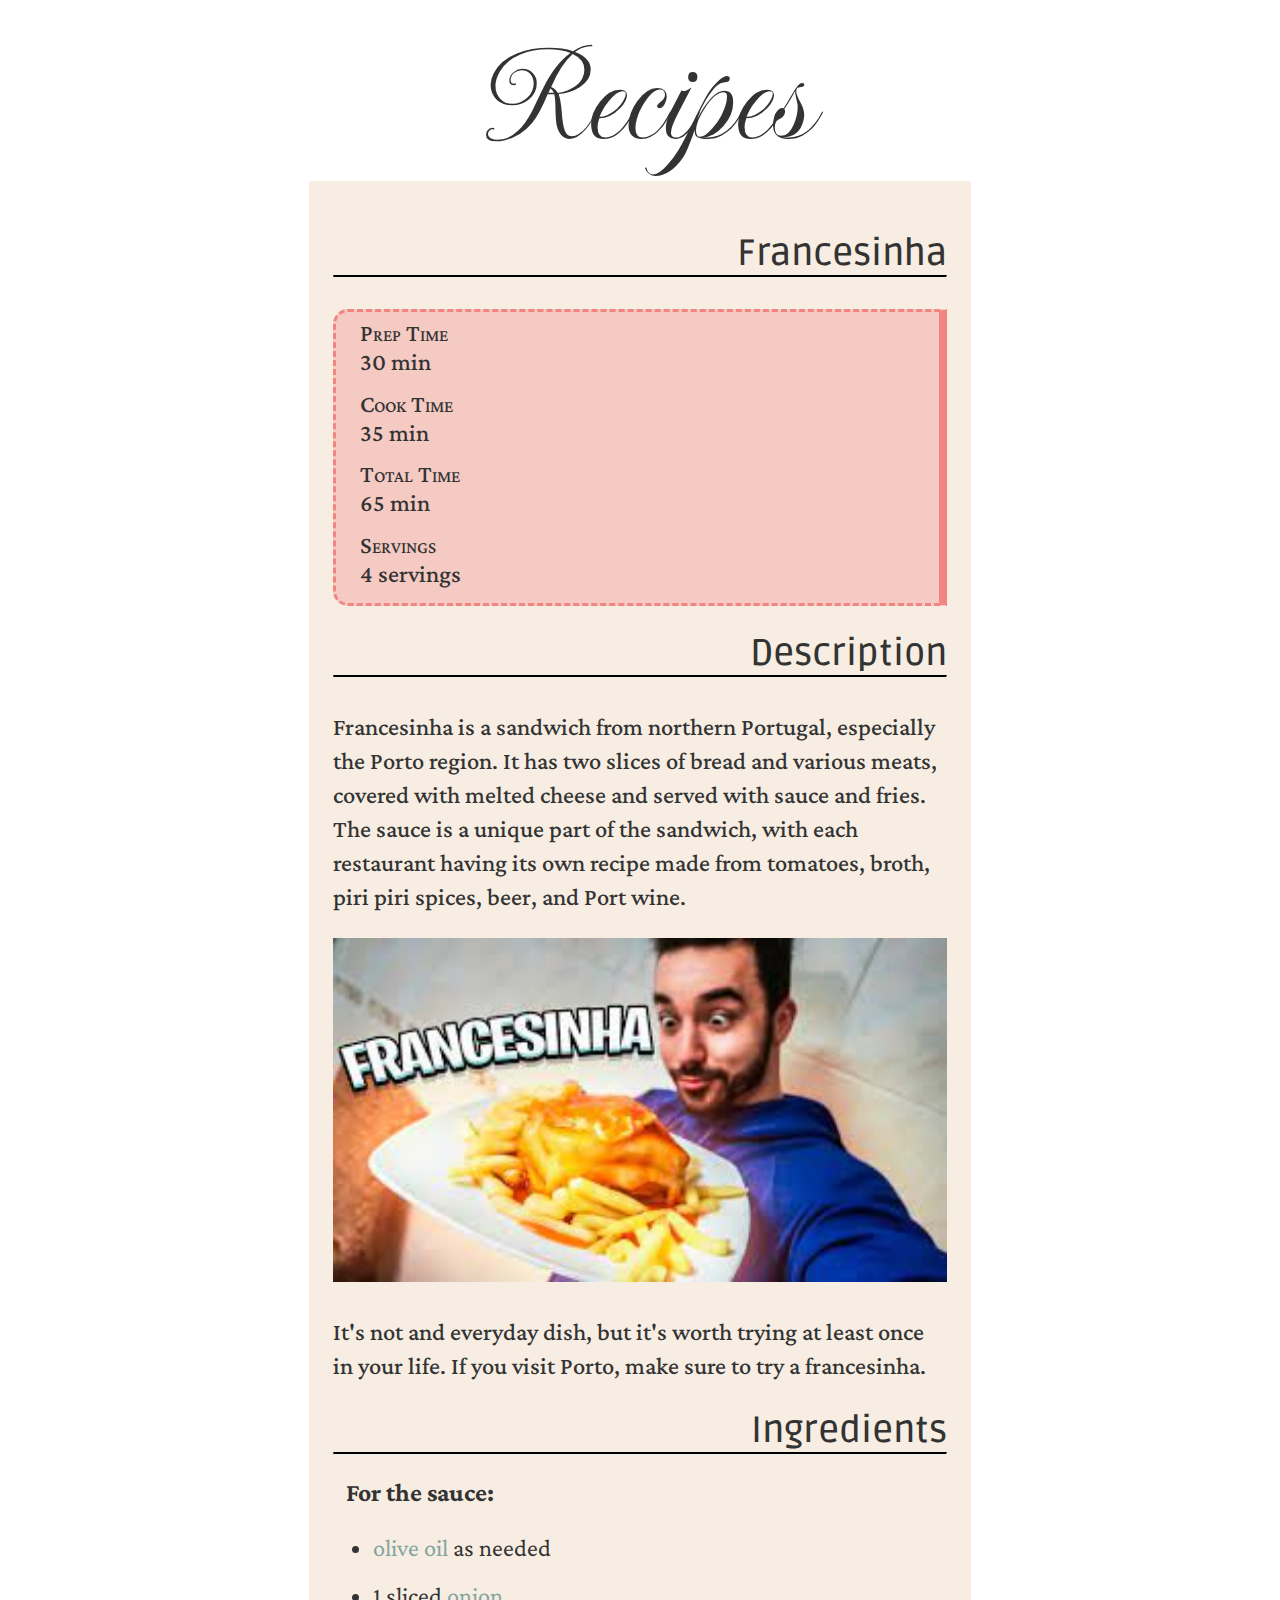
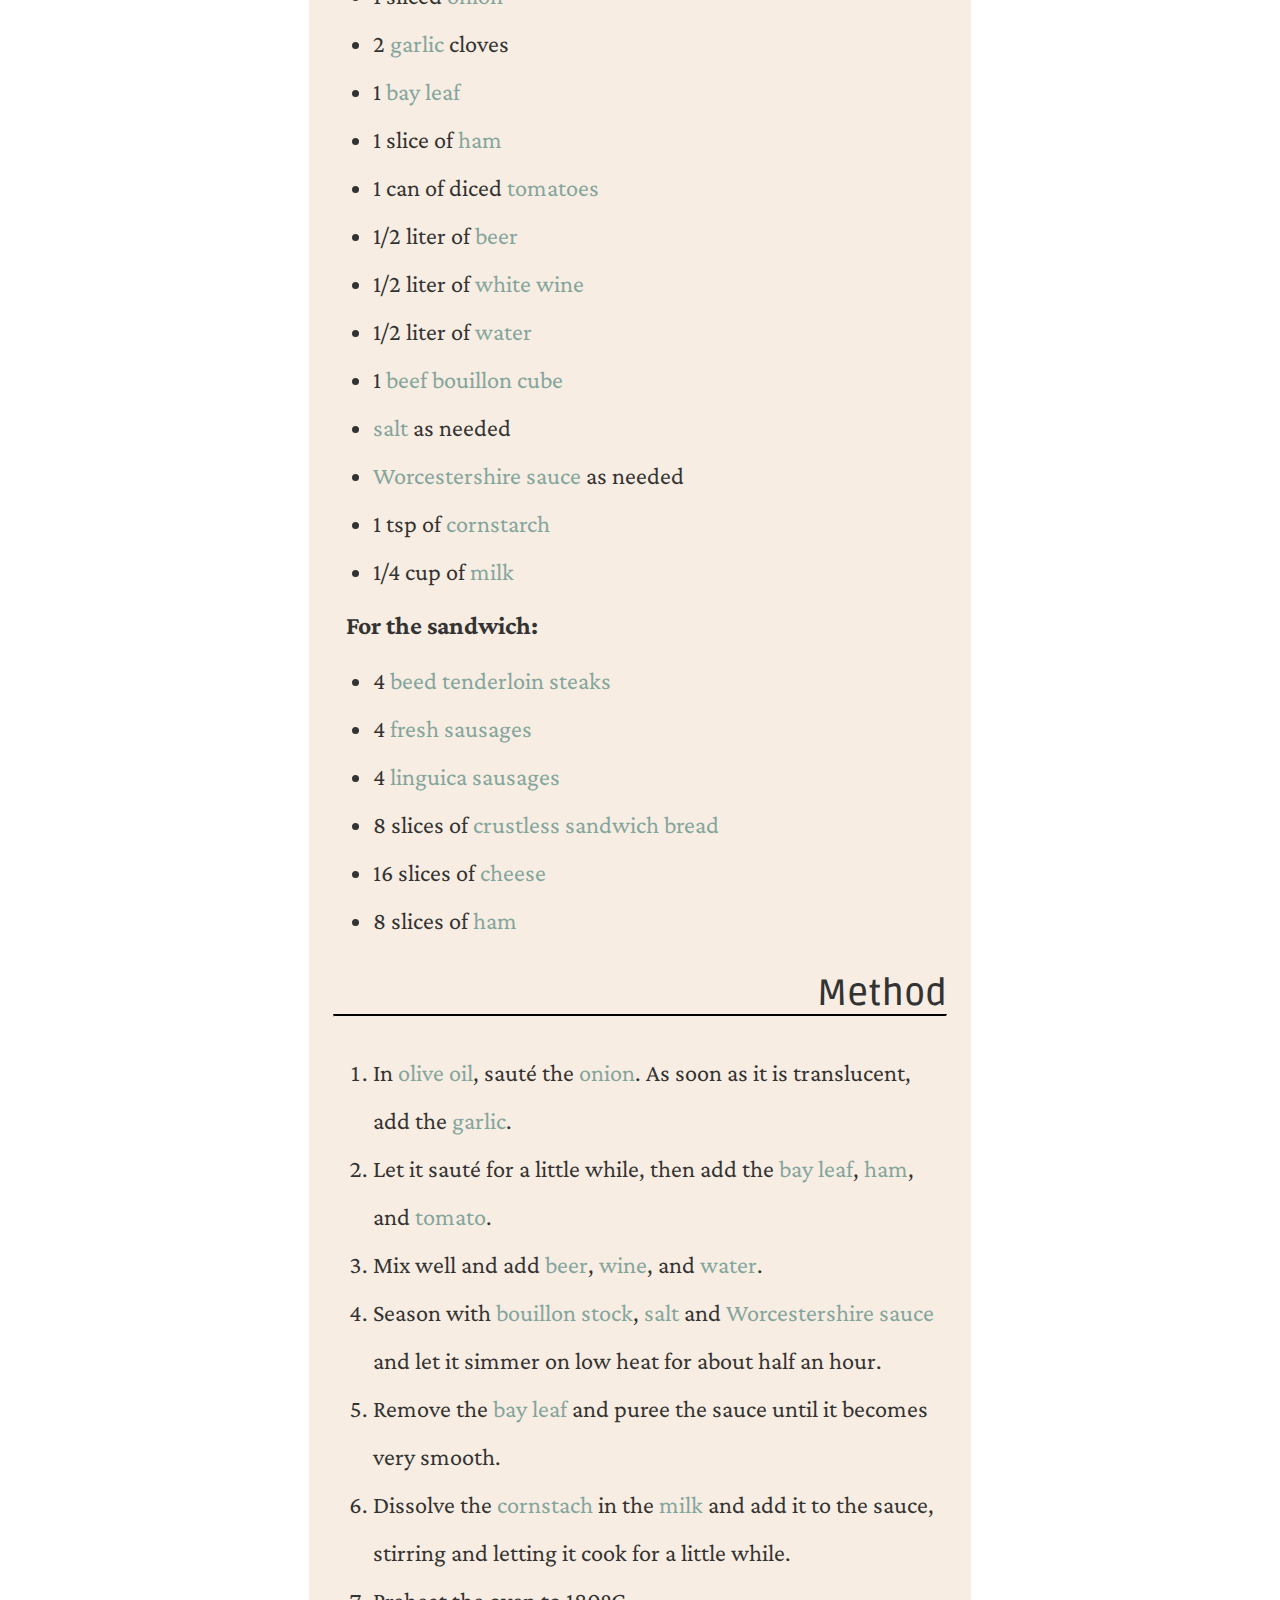
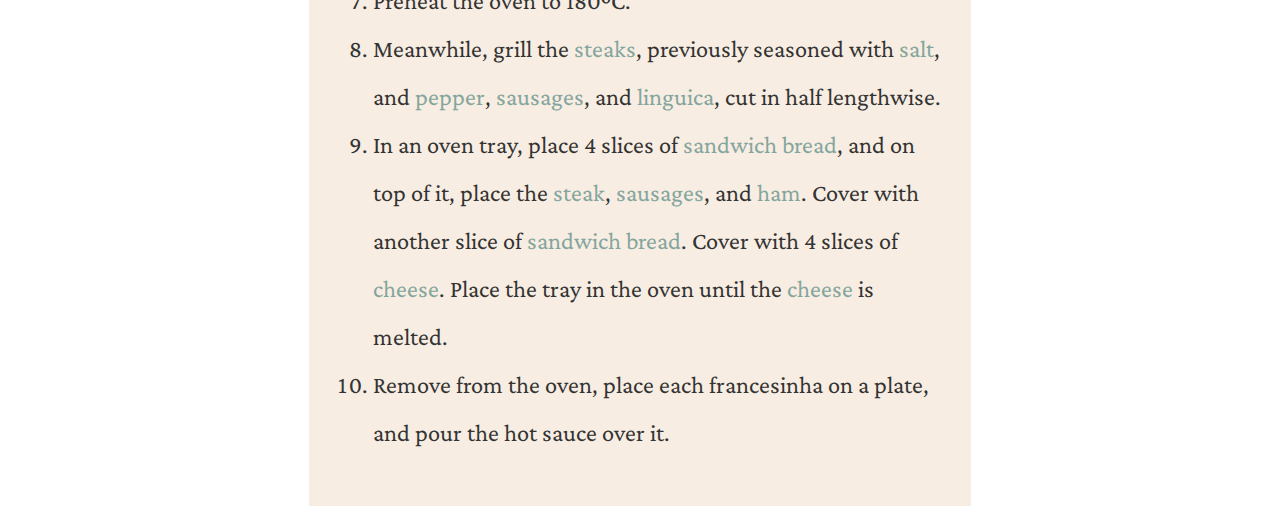
<file: TP2/index.html>
<!DOCTYPE html>
<html lang="en">
<head>
    <meta charset="UTF-8">
    <meta http-equiv="X-UA-Compatible" content="IE=edge">
    <meta name="viewport" content="width=device-width, initial-scale=1.0">
    <link rel="stylesheet" href="style.css">
    <title>Recipes</title>
</head>
<body>
    
    <h1>Recipes</h1>
    <div class="wrapper">
        <header>

            <h3>Francesinha</h3>

            <hr>

            <div class="desc">
                <dl>
                    <dt>Prep Time</dt>
                    <dd>30 min</dd>

                    <dt>Cook Time</dt>
                    <dd>35 min</dd>

                    <dt>Total Time</dt>
                    <dd>65 min</dd>

                    <dt>Servings</dt>
                    <dd>4 servings</dd>
                </dl>
            </div>

        </header>

        <h3>Description</h3>

        <hr>

        <p>
            Francesinha is a sandwich from northern Portugal, 
            especially the Porto region. It has two slices of
            bread and various meats, covered with melted cheese
            and served with sauce and fries. The sauce is a unique
            part of the sandwich, with each restaurant having its own
            recipe made from tomatoes, broth, piri piri spices,
            beer, and Port wine.
        </p>
        
        <img src="francesinha.jfif" alt="Francesinha">

        <p>
            It's not and everyday dish, but it's worth trying at least
            once in your life. If you visit Porto, make sure to try a francesinha.
        </p>

        <h3>Ingredients</h3>

        <hr>

        <h5>For the sauce:</h5>
        <ul>
            <li><span>olive oil</span> as needed</li>
            <li>1 sliced <span>onion</span></li>
            <li>2 <span>garlic</span> cloves</li>
            <li>1 <span>bay leaf</span></li>
            <li>1 slice of <span>ham</span></li>
            <li>1 can of diced <span>tomatoes</span></li>
            <li>1/2 liter of <span>beer</span></li>
            <li>1/2 liter of <span>white wine</span></li>
            <li>1/2 liter of <span>water</span></li>
            <li>1 <span>beef bouillon cube</span></li>
            <li><span>salt</span> as needed</li>
            <li><span>Worcestershire sauce</span> as needed</li>
            <li>1 tsp of <span>cornstarch</span></li>
            <li>1/4 cup of <span>milk</span></li>
        </ul>

        <h5>For the sandwich:</h5>
        <ul>
            <li>4 <span>beed tenderloin steaks</span></li>
            <li>4 <span>fresh sausages</span></li>
            <li>4 <span>linguica sausages</span></li>
            <li>8 slices of <span>crustless sandwich bread</span></li>
            <li>16 slices of <span>cheese</span></li>
            <li>8 slices of <span>ham</span></li>
        </ul>

        <h3>Method</h3>

        <hr>

        <ol>
            <li>In <span>olive oil</span>, sauté the <span>onion</span>. As soon as it is translucent, add the <span>garlic</span>.</li>
            <li>Let it sauté for a little while, then add the <span>bay leaf</span>, <span>ham</span>, and <span>tomato</span>.</li>
            <li>Mix well and add <span>beer</span>, <span>wine</span>, and <span>water</span>.</li>
            <li>Season with <span>bouillon stock</span>, <span>salt</span> and <span>Worcestershire sauce</span> and let it simmer on low heat for about half an hour.</li>
            <li>Remove the <span>bay leaf</span> and puree the sauce until it becomes very smooth.</li>
            <li>Dissolve the <span>cornstach</span> in the <span>milk</span> and add it to the sauce, stirring and letting it cook for a little while.</li>
            <li>Preheat the oven to 180ºC.</li>
            <li>Meanwhile, grill the <span>steaks</span>, previously seasoned with <span>salt</span>, and <span>pepper</span>, <span>sausages</span>, and <span>linguica</span>, cut in half lengthwise.</li>
            <li>In an oven tray, place 4 slices of <span>sandwich bread</span>, and on top of it, place the <span>steak</span>, <span>sausages</span>, and <span>ham</span>. Cover with another slice of <span>sandwich bread</span>. Cover with 4 slices of <span>cheese</span>. Place the tray in the oven until the <span>cheese</span> is melted.</li>
            <li>Remove from the oven, place each francesinha on a plate, and pour the hot sauce over it.</li>
        </ol>
    </div>
</body>
</html>
</file>
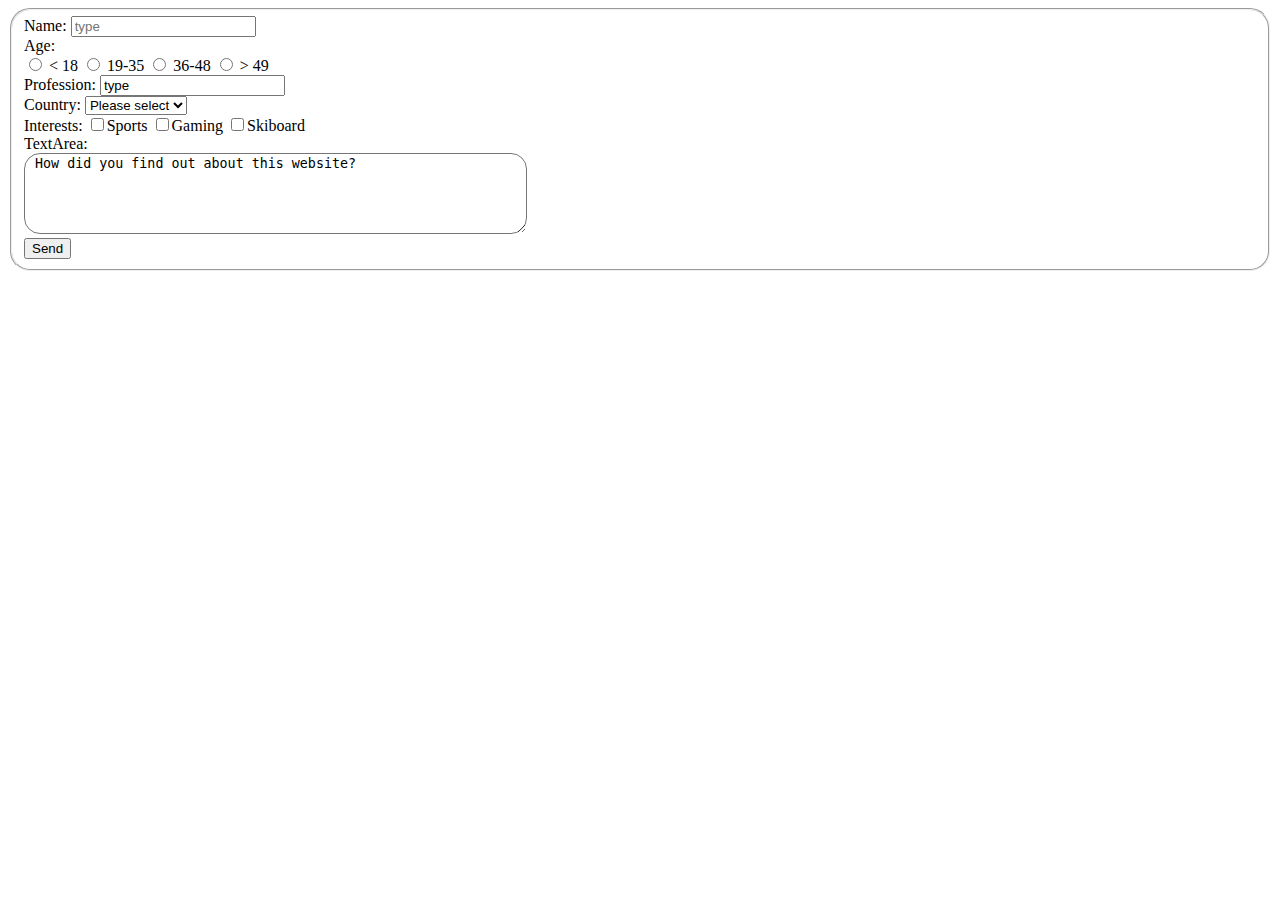
<file: TP1/form.html>
<!DOCTYPE html>
<html lang="en">
<head>
    <meta charset="UTF-8">
    <meta http-equiv="X-UA-Compatible" content="IE=edge">
    <meta name="viewport" content="width=device-width, initial-scale=1.0">
    <title>Document</title>
</head>
<body>
    <form action="save.php" method="post">
        <fieldset style="border-radius: 20px;">
            <label>Name: 
                <input type="search" name="name" placeholder="type" required="required">
            </label> 
            <br>
            <label>Age: </label><br>
                <input type="radio" name="age" value="18" id="18"> &lt; 18
                <input type="radio" name="age" value="19-35" id="19-35"> 19-35
                <input type="radio" name="age" value="36-48" id="36-48"> 36-48
                <input type="radio" name="age" value="49" id="49"> &gt; 49
            <br>
            <label>Profession:</label>
                <input name="profession" list="professions" value="type">
                <datalist id="professions">
                    <option id="teacher">Teacher</option>
                    <option id="engineer">Engineer</option>
                    <option id="doctor">Doctor</option>
                    <option id="lawyer">Lawyer</option>
                </datalist>
            <br>
            <label>Country: </label>
                <select name="countries" required="required">
                    <option value="">Please select</option>
                    <option value="portugal" id="portugal">Portugal</option>
                    <option value="spain" id="spain">Spain</option>
                    <option value="france" id="france">France</option>
                </select>
            <br>
            <label>Interests:</label>
                <input type="checkbox" name="interest" value="Sports" id="sports">Sports
                <input type="checkbox" name="interest" value="Gaming" id="gaming">Gaming
                <input type="checkbox" name="interest" value="skiboard" id="rizz">Skiboard
            <br>
            <label>TextArea: <br>
                <textarea name="description" rows="5" cols="60" style="border-radius: 16px;"> How did you find out about this website? </textarea>
            </label>
            <br>
            <input type="submit" value="Send">
    </fieldset>
    </form>
</body>
</html>
</file>
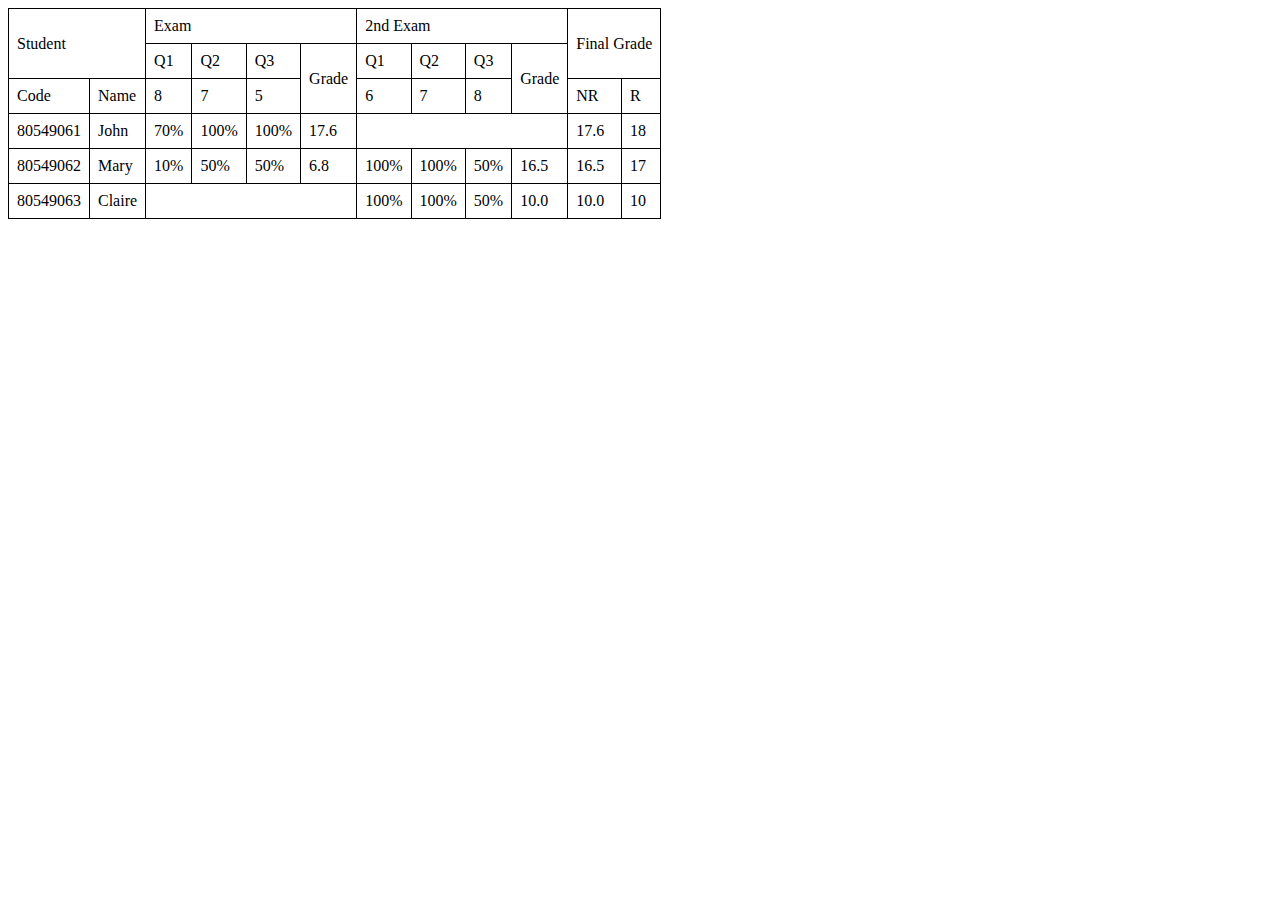
<file: TP1/table.html>
<!DOCTYPE html>
<html lang="en">
<head>
    <meta charset="UTF-8">
    <meta http-equiv="X-UA-Compatible" content="IE=edge">
    <meta name="viewport" content="width=device-width, initial-scale=1.0">
    <title>Table</title>
    <style>
        table {
           border-collapse: collapse;
        }
        th, td {
           border:1px solid;
           padding: 0.5em;
        }
        </style>
</head>
<body>
    <table>
        <tr>
            <td rowspan="2" colspan="2">Student</td><td colspan="4">Exam</td><td colspan="4">2nd Exam</td><td rowspan="2" colspan="2">Final Grade</td>
        </tr>
        <tr>
            <td>Q1</td><td>Q2</td><td>Q3</td><td rowspan="2">Grade</td><td>Q1</td><td>Q2</td><td>Q3</td><td rowspan="2">Grade</td>
        </tr>
        <tr>
            <td>Code</td><td>Name</td><td>8</td><td>7</td><td>5</td><td>6</td><td>7</td><td>8</td><td>NR</td><td>R</td>
        </tr>
        <tr>
            <td>80549061</td><td>John</td><td>70%</td><td>100%</td><td>100%</td><td>17.6</td><td colspan="4"></td><td>17.6</td><td>18</td>
        </tr>
        <tr>
            <td>80549062</td><td>Mary</td><td>10%</td><td>50%</td><td>50%</td><td>6.8</td><td>100%</td><td>100%</td><td>50%</td><td>16.5</td><td>16.5</td><td>17</td>
        </tr>
        <tr>
            <td>80549063</td><td>Claire</td><td colspan="4"></td><td>100%</td><td>100%</td><td>50%</td><td>10.0</td><td>10.0</td><td>10</td>
        </tr>
    </table>
</body>
</html>
</file>
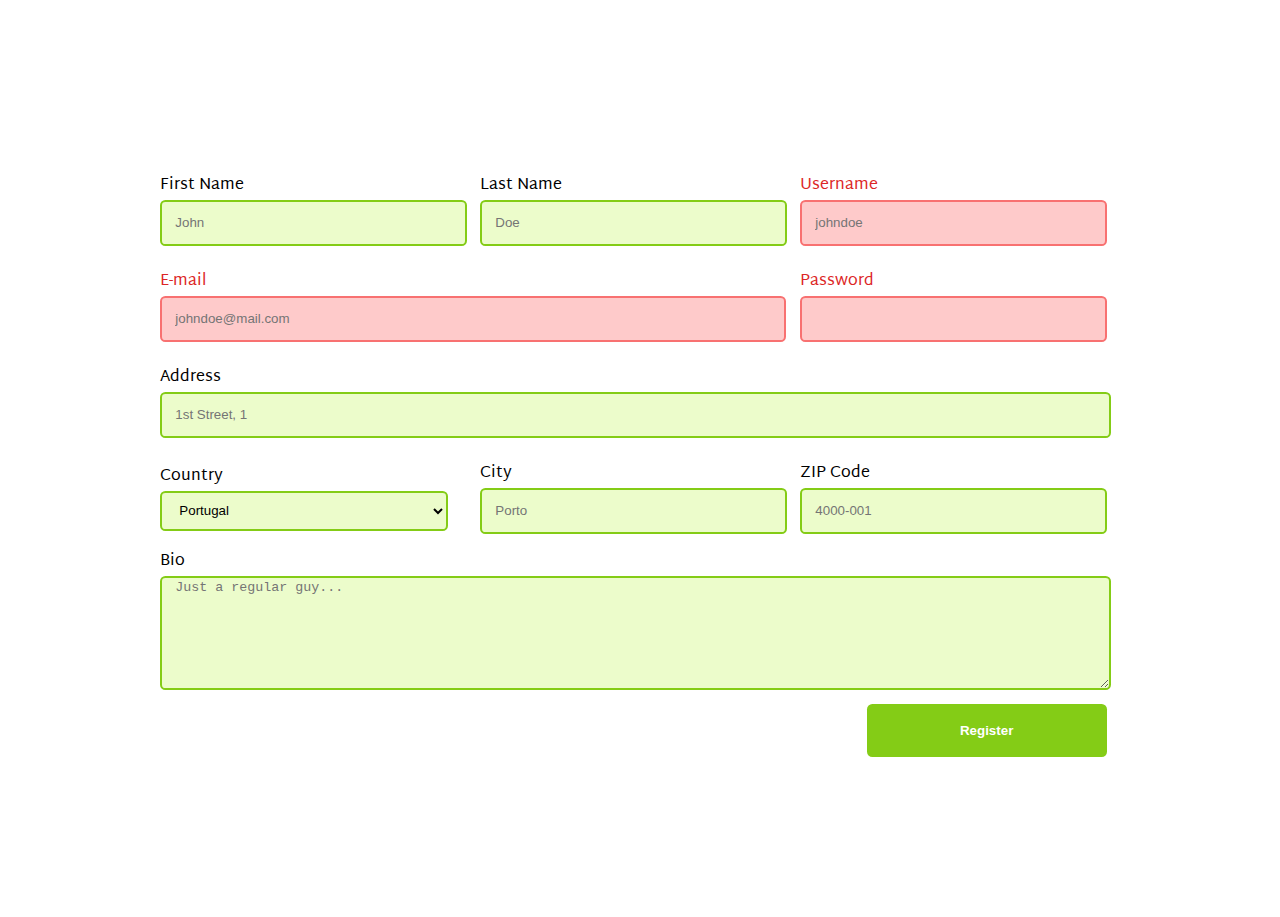
<file: TP3/news/form.html>
<!DOCTYPE html>
<html lang="en">
<head>
    <meta charset="UTF-8">
    <meta http-equiv="X-UA-Compatible" content="IE=edge">
    <meta name="viewport" content="width=device-width, initial-scale=1.0">
    <link href="mystyle.css" rel="stylesheet">
    <title>Document</title>
</head>
<body>
    <form>
      <label id="username" class="required">
        Username 
        <input type="text" name="username" placeholder="johndoe" required>
      </label>
      <label id="password" class="required">
        Password 
        <input type="password" name="password" required>
      </label>
      <label id="fname">
        First Name
        <input type="text" name="fname" placeholder="John">
      </label>
      <label id="lname">
        Last Name
        <input type="email" name="lname" placeholder="Doe">
      </label>
      <label id="email" class="required">
        E-mail
        <input type="email" name="email" placeholder="johndoe@mail.com" required>
      </label>
      <label id="address">
        Address
        <input type="text" name="address" placeholder="1st Street, 1">
      </label>
      <label id="country">Country 
        <select>
          <option value="pt">Portugal</option>
          <option value="other">Other</option>
        </select>
      </label>
      <label id="city">
        City
        <input type="text" name="city" placeholder="Porto">
      </label>
      <label id="zipcode">
        ZIP Code
        <input type="text" name="zipcode" placeholder="4000-001">
      </label>
      <label id="bio">
        Bio
        <textarea name="bio" placeholder="Just a regular guy..."></textarea>
      </label>      
      <button id="register" type="submit">Register</button>
    </form>
  </body>
</html>
</file>
<file: TP2/style.css>
@import url('https://fonts.googleapis.com/css2?family=Crimson+Pro&family=Imperial+Script&family=Ruda&display=swap');

html {
    margin: 0;
}
body {
    font-family: 'Crimson Pro', serif;
    font-size: 1.52rem;
    font-weight: 500;
    line-height: 1.4em;
    color: #333333;
    margin: auto;
    width: 51.7%;
    max-width: 800px;
}

h1 {
    margin: 0;
    margin-top: 0.55em;
    margin-bottom: 0.45em;
    font-family: 'Imperial Script', cursive;
    text-align: center;
    font-size: 9.2rem;
    font-weight: normal;
    
}

h3 {
    text-align: right;
    font-family: 'Ruda', sans-serif;
    font-size: 2.3rem;
    font-weight: 500;
    margin: 0;
    margin-top: 0.85em;
    margin-bottom: 0.1em;
}

h5 {
    line-height: 0.5em;
    font-size: 1.6rem;
    margin: 0.5em;
}

.wrapper {
    background-color: #F7EDE2;
    padding: 1em;
}

header .desc {
    background-color: #F5CAC3;
    border-radius: 15px 0 0 15px;
    border-style: dashed;
    border-color: #F28482;
    border-right:  8px solid #F28482;
}

hr {
    border-top: 2px solid black;
    margin:0;
    margin-bottom: 1.3em;
}

img {
    min-width: 100%;
    min-height: 100%;
}

span {
    color:#84a59d;
}

li{
    line-height: 3rem;
    font-weight: 400;
    margin-left: 0;
}

dl {
    margin: 0.37em 0.95em;
}

dt {
    font-variant-caps: petite-caps;
    line-height: 1em;
}

dd {
    margin-left: 0;
    margin-bottom: 0.5em;
}
</file>
<file: TP3/news/mystyle.css>
@import url('https://fonts.googleapis.com/css2?family=Martel+Sans:wght@400;700&display=swap');

body {
    font-family: 'Martel Sans', sans-serif;
    width: 60em;
    margin: 10em auto;
}
form {
    display: grid;
    align-items: center;
    grid-template-columns:20em 20em 20em;
    grid-template-rows: 6em 6em 6em 6em 10em;
}

#fname {
    grid-column-start: 1;
    grid-row-start: 1;
}
#lname {
    grid-column-start: 2;
    grid-row-start: 1;
}
#username {
    grid-column-start: 3;
    grid-row-start: 1;
}

#email {
    grid-column-start: 1;
    grid-column-end: 3;
    grid-row-start: 2;
}
#address {
    grid-row-start: 3;
    grid-column-start: 1;
    grid-column-end: 4;
}
#bio {
    grid-column-start: 1;
    grid-column-end: 4;
}
#register {
    grid-column-start: 1;
    grid-column-end: 4;
}

button {
    position: relative;
    left: 53em;
    color: white;
    font-weight: 700;
    background-color: #84CC16;
    border: none;
    border-radius: 0.4em;
    width: 18em;
    height: 4em;
}

input, select, textarea{
    padding-left: 1em;
    background-color: #ECFCCB;
    height: 3em;
    border-radius: 0.4em;
    border: 2px solid #84CC16;
}

.required {
    color: #DC2626;
}
#fname input, #lname input, #username input, #password input,#country select, #city input, #zipcode input {
    width: 90%;
}
#email input {
    width: 45.5em;
}
#address input, #bio textarea {
    width: 97%;
}
#bio textarea {
    height: 8em;
}

#username input, #email input, #password input {
    background-color: #FECACA;
    border-color: #F87171 ;
}
</file>
